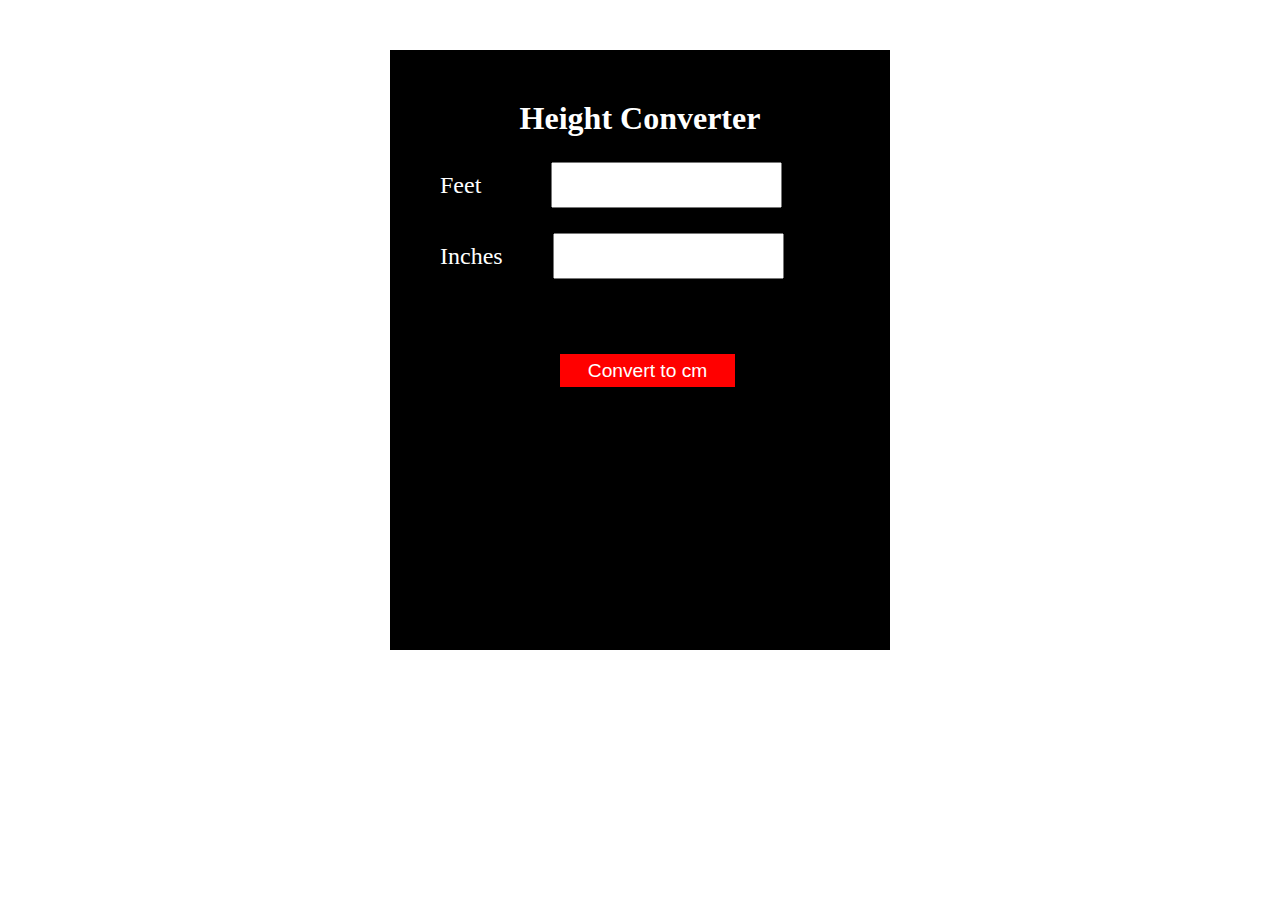
<file: height.html>
<!DOCTYPE html>
<html lang="en">
<head>
    <meta charset="UTF-8">
    <meta name="viewport" content="width=device-width, initial-scale=1.0">
    <meta http-equiv="X-UA-Compatible" content="ie=edge">
    <link rel="stylesheet" href="height.css">
    <title>Height Converter</title>
</head>
<body>
    <form action="" id="calculator">
        <h1>Height Converter</h1>
        <div class="row">
        <label for="feet">Feet</label><input id="feet"><br>
        </div>
        <div class="row">
        <label for="inches">Inches</label><input id="inches"><br>
        </div>
        <div class="row">
        <input id="button" type="submit" value="Convert to cm">
        </div>
        <div id="results"></div>
    </form>
    <script src="height.js"></script>
</body>
</html>
</file>
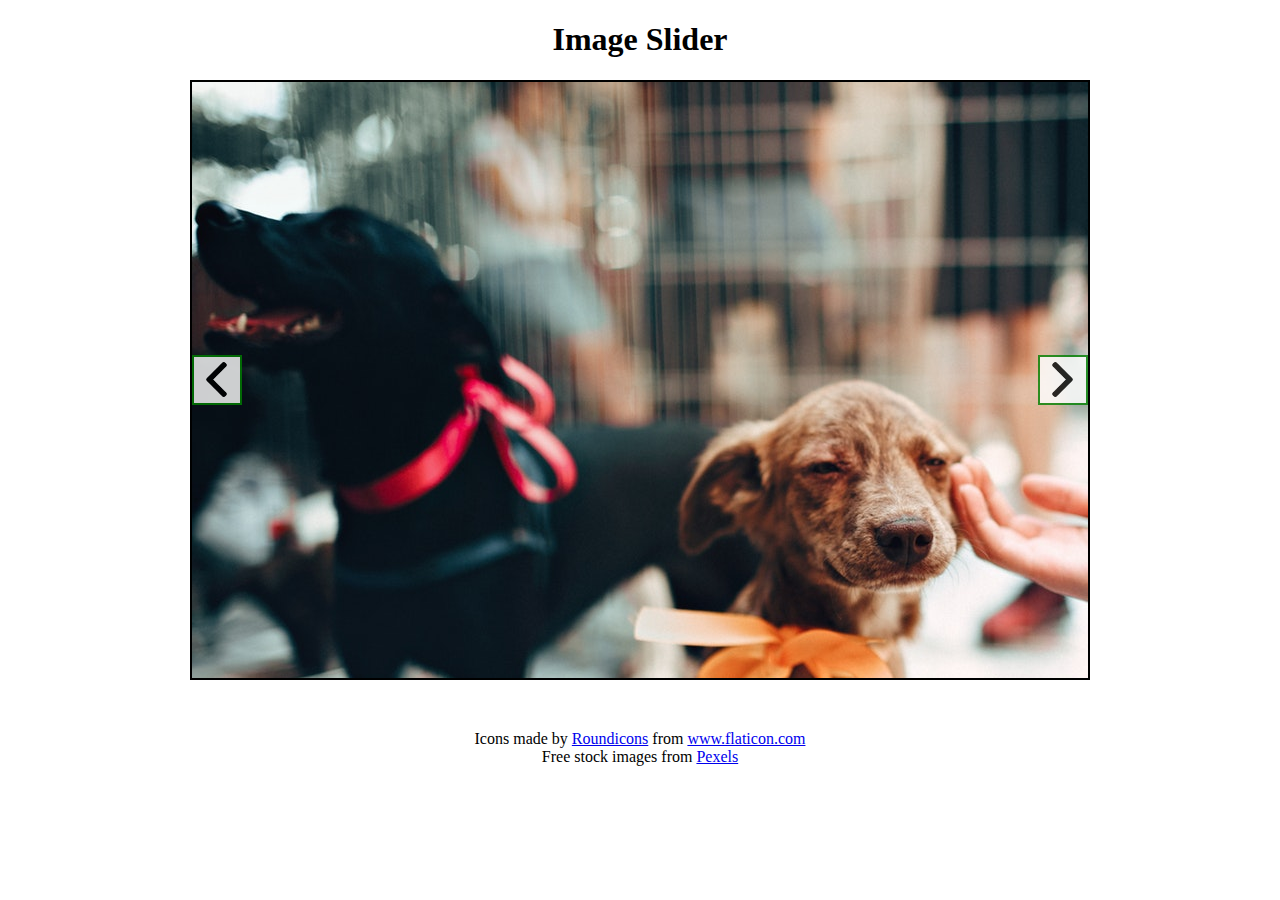
<file: imageslider.html>
<!DOCTYPE html>
<html lang="en">
<head>
    <meta charset="UTF-8">
    <meta name="viewport" content="width=device-width, initial-scale=1.0">
    <meta http-equiv="X-UA-Compatible" content="ie=edge">
    <link rel="stylesheet" href="slider.css">
    <title>JavaScript Image Slider</title>
</head>
<body>
    <h1>Image Slider</h1>
    <div id="canvas">
        <div class="arrow" ><img id="left" src="left-arrow.png" class="image"></div>
        <div class="arrow" ><img id="right" src="right-arrow.png" class="image"></div>
    </div>
    <script src="slider.js"></script>
</body>
<footer>
<div>Icons made by <a href="https://www.flaticon.com/authors/roundicons" title="Roundicons">Roundicons</a> from <a href="https://www.flaticon.com/"         title="Flaticon">www.flaticon.com</a>
</div>
<div>
    Free stock images from <a href="https://www.pexels.com">Pexels</a></div>
</div>
</footer>
</html>
</file>
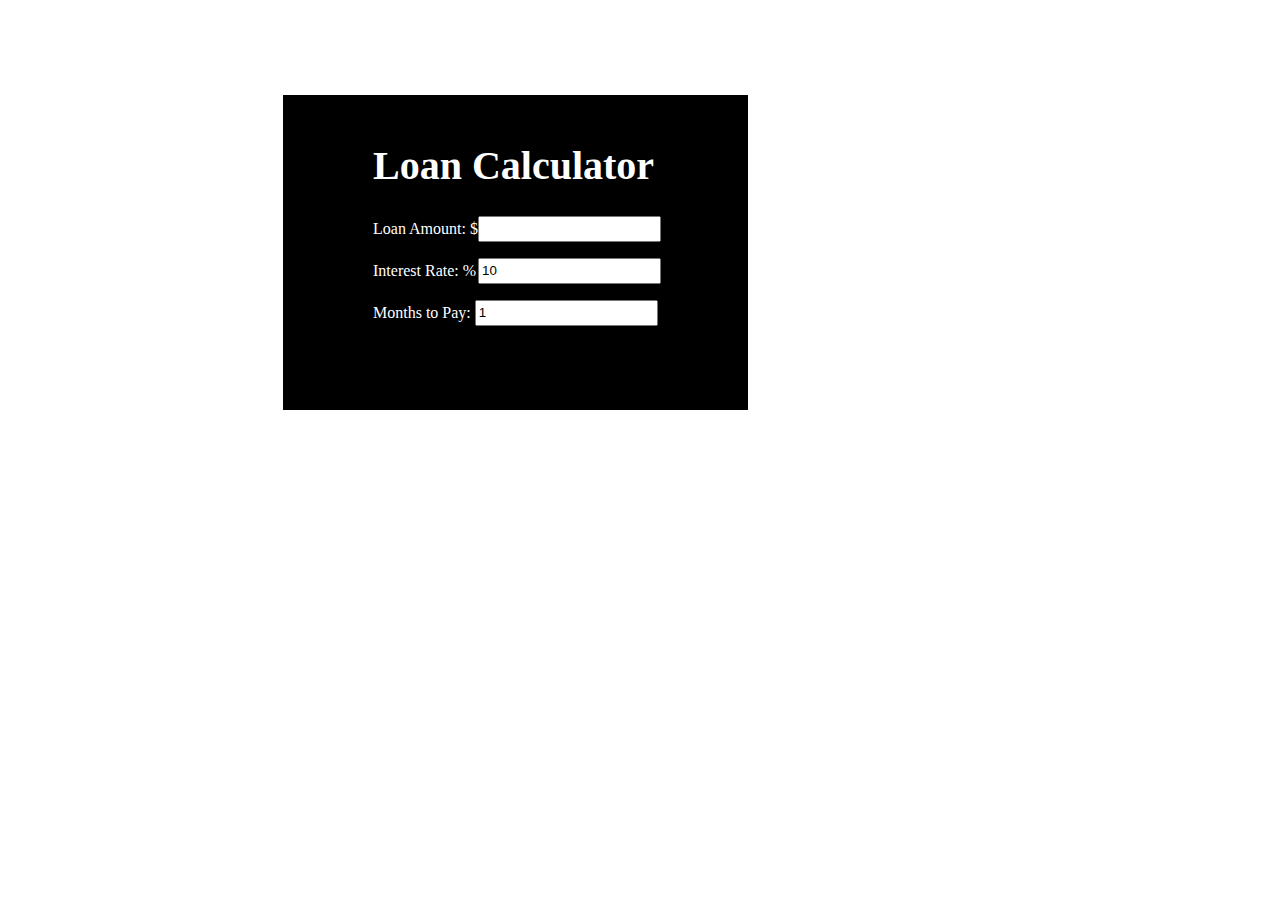
<file: mortgage.html>
<!DOCTYPE html>
<html lang="en">
<head>
    <meta charset="UTF-8">
    <meta name="viewport" content="width=device-width, initial-scale=1.0">
    <meta http-equiv="X-UA-Compatible" content="ie=edge">
    <link rel="stylesheet" href="loancalculator.css">
    <title>Mortgage Loan Calculator</title>
</head>
<body>
    <div id="loancal">
        <h1>Loan Calculator</h1>
        <p>Loan Amount: $<input id="amount" type="number" min="1" max="5000000" onchange="computeLoan()"></p>
        <p>Interest Rate: %<input id="interest_rate" min="0" max="100" value="10" step=".1" onchange="computeLoan()"></p>
        <p>Months to Pay: <input id="months" type="number" min="1" max="300" value="1" step="1" onchange="computeLoan()"></p>
        <h2 id="payment"></h2>
    </div>
    <script src="loancalculator.js"></script>
</body>
</html>
</file>
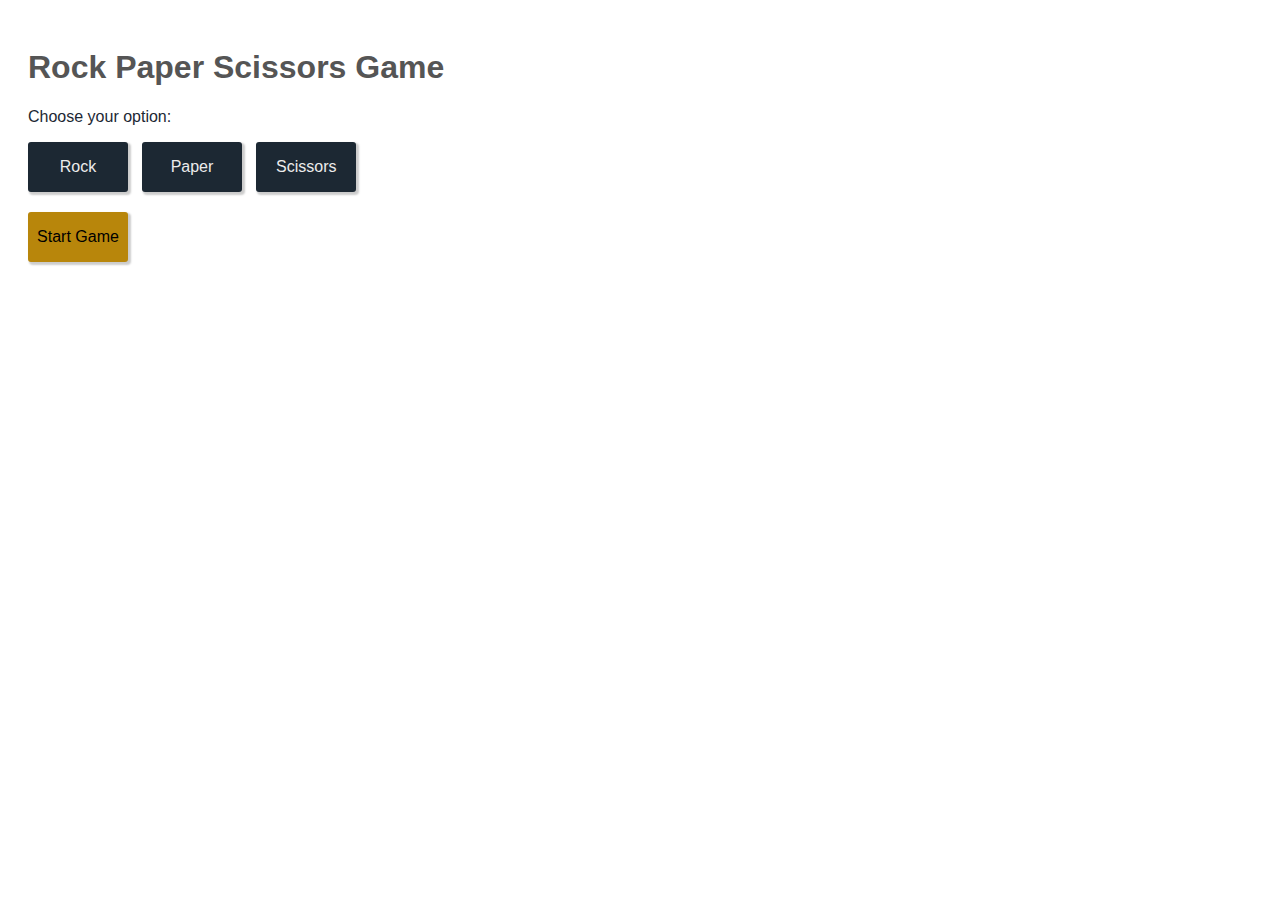
<file: rockpaper.html>
<!DOCTYPE html>
<html>
<head>
  <meta charset="utf-8">
  <title>Rock Paper Scissors Game</title>
  <link rel="stylesheet" href="rock.css">
</head>
<body>
  <h1>Rock Paper Scissors Game</h1>
  <p>Choose your option:</p>
  <div id="buttons">
    <button id="rock">Rock</button>
    <button id="paper">Paper</button>
    <button id="scissors">Scissors</button>
  </div>
  <p id="userChoice"></p>
  <button id="startGame">Start Game</button>
  <p id="results"></p>
  <script src="main.js"></script>
</body>
</html>
</file>
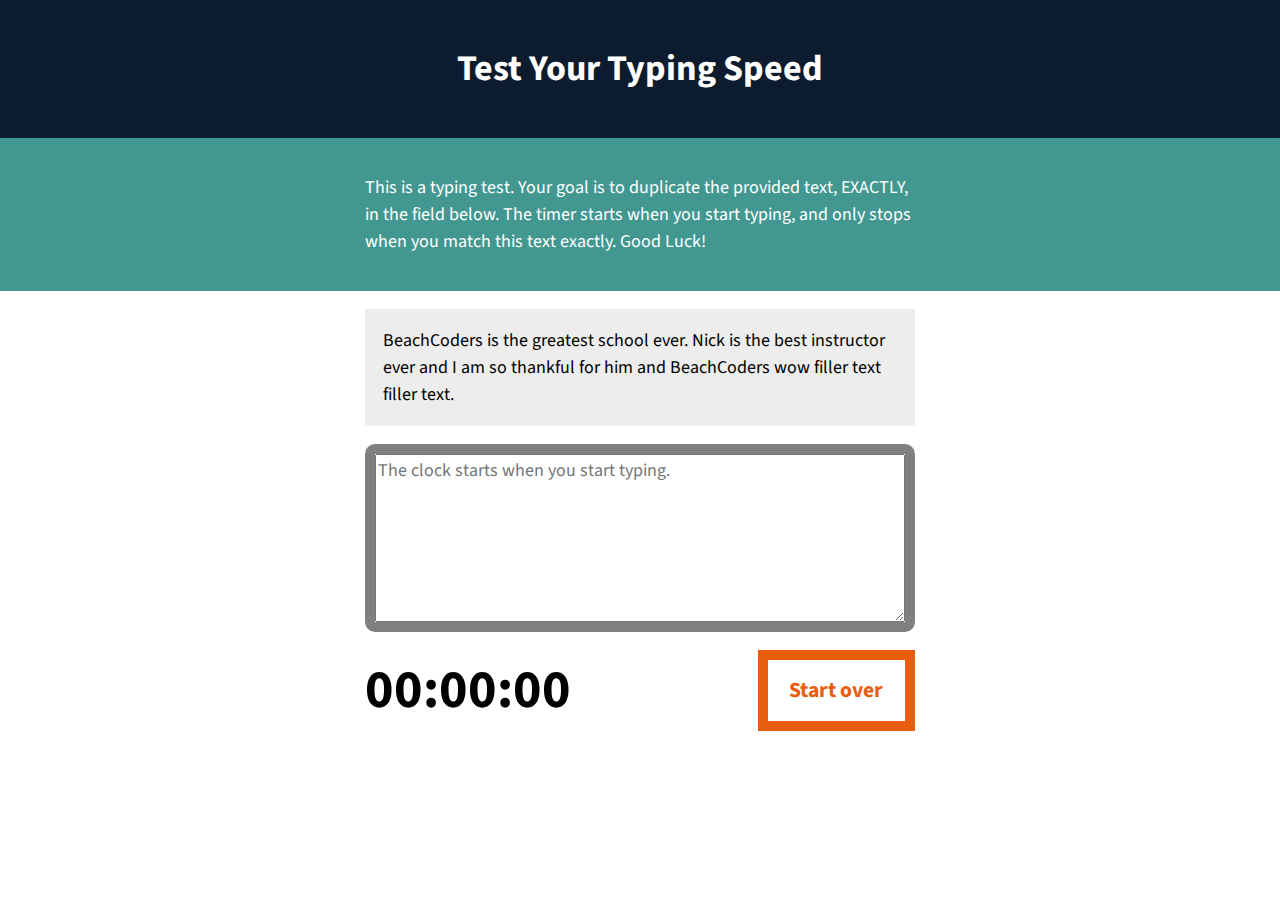
<file: typing.html>
<!DOCTYPE html>
<html lang="en-US">

<head>
    <meta charset="UTF-8">
    <meta name="viewport" content="width=device-width, initial-scale=1">
    <title>JS Typing Speed Test</title>
    <script src="typing.js" async></script>
    <link rel="stylesheet" href="//fonts.googleapis.com/css?family=Source+Sans+Pro:400,400i,700,700i,900,900i" type="text/css" media="all">
    <link rel="stylesheet" href="typing.css">
</head>

<body>
    <header class="masthead">
        <h1>Test Your Typing Speed</h1>
    </header>
    <main class="main">
        <article class="intro">
            <p>This is a typing test. Your goal is to duplicate the provided text, EXACTLY, in the field below. The timer starts when you start typing, and only stops when you match this text exactly. Good Luck!</p>
        </article><!-- .intro -->
        <section class="test-area">
            <div id="origin-text">
                <p>BeachCoders is the greatest school ever. Nick is the best instructor ever and I am so thankful for him and BeachCoders wow filler text filler text.</p>
            </div><!-- #origin-text -->

            <div class="test-wrapper">
                <textarea id="test-area" name="textarea" rows="6" placeholder="The clock starts when you start typing."></textarea>
            </div><!-- .test-wrapper -->

            <div class="meta">
                <section id="clock">
                    <div class="timer">00:00:00</div>
                </section>

                <button id="reset">Start over</button>
            </div><!-- .meta -->
        </section><!-- .test-area -->
    </main>

</body>

</html>
</file>
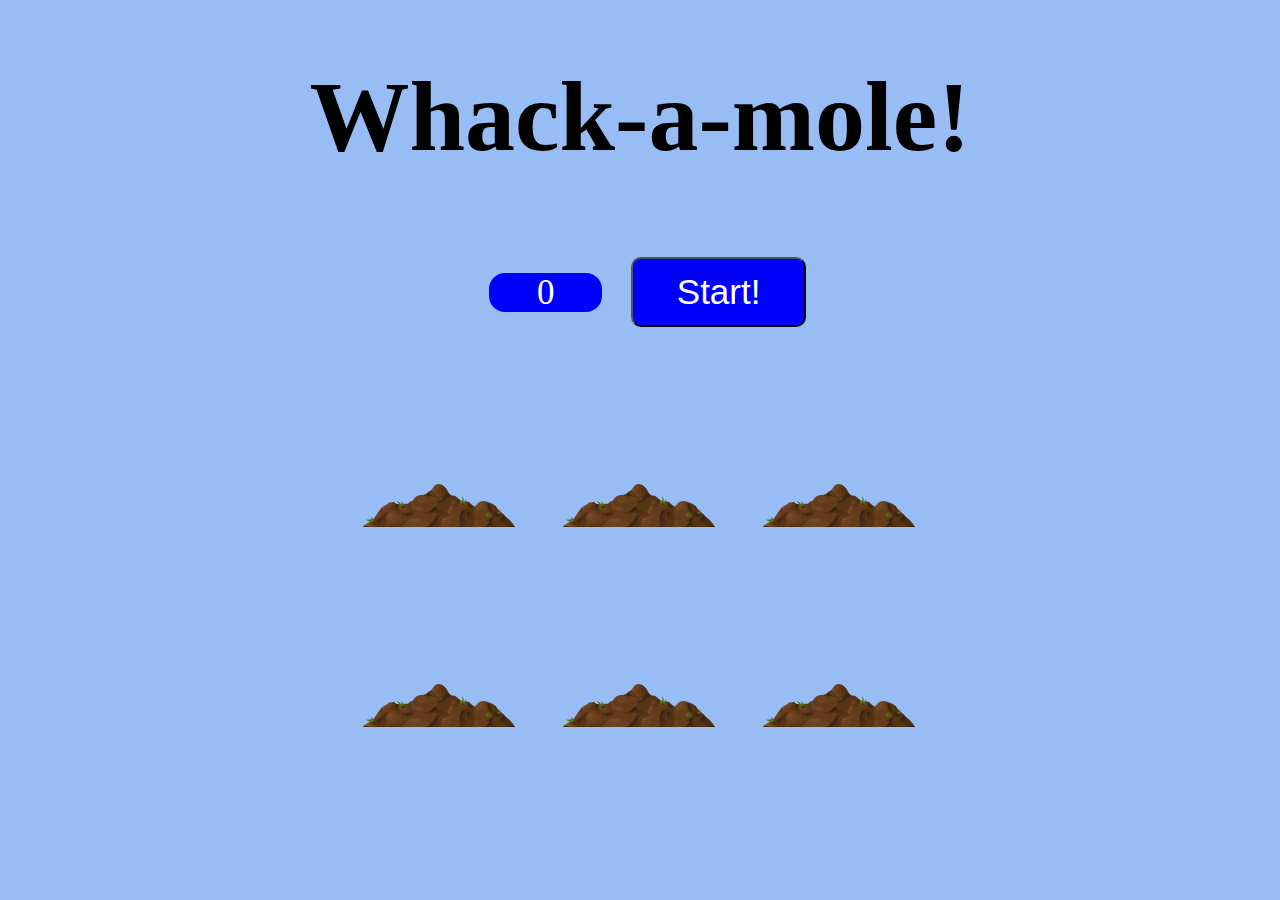
<file: whack.html>
<!DOCTYPE html>
<html lang="en">

<head>
    <meta charset="UTF-8">
    <meta name="viewport" content="width=device-width, initial-scale=1.0">
    <meta http-equiv="X-UA-Compatible" content="ie=edge">
    <link rel="stylesheet" href="styles.css">
    <title>Whack a Mole!</title>
</head>

<body>
    <h1>Whack-a-mole!</h1><span class="score">0</span>
    <button onClick="startGame()">Start!</button>

    <div class="game">
        <div class="hole hole1">
            <div class="mole"></div>
        </div>

        <div class="hole hole2">
            <div class="mole"></div>
        </div>

        <div class="hole hole3">
            <div class="mole"></div>
        </div>

        <div class="hole hole4">
            <div class="mole"></div>
        </div>

        <div class="hole hole5">
            <div class="mole"></div>
        </div>

        <div class="hole hole6">
            <div class="mole"></div>
        </div>

    </div>
    <script src="script.js"></script>
</body>

</html>
</file>
<file: height.css>
form{
    margin: 50px auto;
    width: 500px;
    height: 600px;
    background-color: black;
}

label {
    width: 150px;
    color: white;
    margin:  25px 50px 25px 0px;
    font-size: 1.5em;
    
}

input#feet{
    height: 40px;
    width: 200px;
    padding-left: 25px;
    margin-left: 20px;
    font-size: 1.5em;
    
}

input#inches{
    height: 40px;
    width: 200px;
    padding-left: 25px;
    font-size: 1.5em;
    
}

h1{
    text-align: center;
    color: white;
    padding-top: 50px;
}

.row{
    width: 400px;
    text-align: left;
    margin: 25px auto;
}

#button{
    background-color: red;
    border: none;
    color: white;
    width: 175px;
    padding: 5px 15px;
    line-height: 1.2em;
    font-size: 1.2em;
    text-align: center;
    margin: 50px 120px;
}

#results{
    color: yellow;
    font-size: 2.5em;
    text-align: center;
}
</file>
<file: slider.css>
h1{
    text-align: center;
}

#canvas {
    position: relative; 
    height: 600px;
    width: 900px;
    border: 2px solid black;
    margin: auto;
    box-sizing: border-box;
    display: flex;
    justify-content: space-between;
    align-items: center;
}

.arrow{
    position: relative; 
    z-index: 1;
    width: 50px;
    height: 50px;
    border: 2px solid green;
    padding: 5px;
    box-sizing: border-box;
    background: white;
    opacity: .8;

}

.image{
    width: 35px;
    height: 35px;
}

.arrow:hover{
    background-color: green;
}

footer{
    margin-top: 50px;
    text-align: center;
}
</file>
<file: loancalculator.css>
#loancal {
    width: 375px;
    height: 295px;
    background-color:#000;
    color: #fff;
    margin-left: 275px;
    margin-top: 95px;
    padding-left: 90px;
    padding-top: 20px;
}

#months, #amount, #interest_rate{
    width: 175px;
    height: 20px;

}

#interest_rate {
    margin-left: 2px;
}

h1 {
    font-size:40px;
}
</file>
<file: rock.css>
body {
  padding: 20px;
  color: #ececec;
}

h1, p {
  font-family: Arial, sans-serif;
}

h1 {
  color: #555555;
}

#rock, #paper, #scissors {
  width: 100px;
  height: 50px;
  font-size: 16px;
  background-color: #1C2833;
  border-radius: 3px;
  border: none;
  color: #ececec;
  padding-left: 20px;
  padding-right: 20px;
  margin-right: 10px;
  box-shadow: 2px 2px 2px 1px rgba(0, 0, 0, .2);
}

#startGame {
  background-color: #B8860B;
  width: 100px;
  height: 50px;
  font-size: 16px;
  border-radius: 3px;
  border: none;
  box-shadow: 2px 2px 2px 1px rgba(0, 0, 0, .2);
}

div {
  margin-bottom: 20px;
}

p {
  color: #1C2833;
}
</file>
<file: typing.css>
/*--------------------------------------------------------------
Typography
--------------------------------------------------------------*/

body,
button,
input,
select,
textarea {
	font-family: 'Source Sans Pro', 'Helvetica', Arial, sans-serif;
	font-size: 18px;
	line-height: 1.5;
}

h1,
h2,
h3,
h4,
h5,
h6 {
	clear: both;
}

p {
	margin-bottom: 1.5em;
}

b,
strong {
	font-weight: bold;
}

dfn,
cite,
em,
i {
	font-style: italic;
}

blockquote {
	margin: 0 1.5em;
}

address {
	margin: 0 0 1.5em;
}

pre {
	background: #eee;
	font-family: "Courier 10 Pitch", Courier, monospace;
	font-size: 15px;
	font-size: 1.5rem;
	line-height: 1.6;
	margin-bottom: 1.6em;
	max-width: 100%;
	overflow: auto;
	padding: 1.6em;
}

code,
kbd,
tt,
var {
	font: 15px Monaco, Consolas, "Andale Mono", "DejaVu Sans Mono", monospace;
}

abbr,
acronym {
	border-bottom: 1px dotted #666;
	cursor: help;
}

mark,
ins {
	background: #fff9c0;
	text-decoration: none;
}

sup,
sub {
	font-size: 75%;
	height: 0;
	line-height: 0;
	position: relative;
	vertical-align: baseline;
}

sup {
	bottom: 1ex;
}

sub {
	top: .5ex;
}

small {
	font-size: 75%;
}

big {
	font-size: 125%;
}

/*--------------------------------------------------------------
Layout
--------------------------------------------------------------*/
body {
    margin: 0;
    padding: 0;
}

.masthead {
    padding: 1em 2em;
    background-color: #0D1B2E;
    color: white;
}

.masthead h1 {
    text-align: center;
}

.intro {
    padding: 2em 2em;
    color: #ffffff;
    background: #429890;
}


.intro p,
.test-area {
    margin: 0 auto;
    max-width: 550px;
}

.test-area {
    margin-bottom: 4em;
    padding: 0 2em;
}

.test-wrapper {
    border: 10px solid grey;
    border-radius: 10px;
}

#origin-text {
    margin: 1em 0;
    padding: 1em 1em 0;
    background-color: #ededed;
}

#origin-text p {
    margin: 0;
    padding-bottom: 1em;
}

.test-wrapper {
    height: 200%;
    display: flex;
}

.test-wrapper textarea {
    flex: 1;
}

.meta {
    margin-top: 1em;
    display: flex;
    justify-content: space-between;
    flex-wrap: wrap;
}

.timer {
    font-size: 3em;
    font-weight: bold;
}

#reset {
    padding: .5em 1em;
    font-size: 1.2em;
    font-weight: bold;
    color: #E95D0F;
    background: white ;
    border: 10px solid #E95D0F;
}

#reset:hover {
    color: white;
    background-color: #E95D0F;
}
</file>
<file: styles.css>
html {
    font-size: 35px;
    background: #98BCF4;
}

body {
    padding: 0;
    margin: 0;
    text-align: center;
}

h1 {
    text-align: center;
    font-size: 100px;
    line-height: 1;
    margin-bottom: 0;
}

.score {
    background:blue;
    padding: 0 48px;
    line-height: 1;
    border-radius: 16px;
    color: #fff;
    margin-left: 15px;
}

.game {
    width: 600px;
    height: 400px;
    display:flex;
    flex-wrap:wrap;
    margin: 0 auto;
    
}

.hole{
    flex: 1 0 33.33%;
    overflow: hidden;
    position: relative;
}

.hole:after{
    display:block;
    background: url(dirt.png) bottom center no-repeat;
    background-size:contain;
    content: '';
    width: 100%;
    height: 90px;
    position: absolute;
    z-index: 2;
    bottom: -30px;
}

.mole {
    background: url('mole.png') bottom center no-repeat;
    background-size: 80%;
    position: absolute;
    top: 100%;
    width: 100%;
    height: 100%;
    transition: all 0.4s;
}

.hole.up .mole{
    top:0;
}

button{
    width:175px;
    font-size: 35px;
    height: 70px;
    color: #fff;
    background-color: blue;
    border-radius: 10px;
    margin-left: 20px;
    margin-top: 90px;
}

@media (min-width: 667px) and (max-width: 1024px){
    
    h1 {
        display: none;
    }
    .score {
    background:blue;
    padding: 0 12px;
    line-height: 1;
    border-radius: 16px;
    color: #fff;
    font-size: 40px;
    margin-left: 20px;
}

    .hole.up .mole{
        top:17px;
    }
}

@media (max-width: 667px){

    .game {
        width: 667px;
        height: 300px;
        display:flex;
        flex-wrap:wrap;
        margin: 0 auto;
    }

    .score{
        width:35px;
        font-size: 15px;
        height: 40px;
        color: #fff;
        background-color: blue;
        border-radius: 10px;
        margin-left: 10px;
        margin-top: 10px;
        padding: 5px;
        }

        button{
            margin: 10px 10px 10px 10px;
            height: 40px;
            width: 75px;
            font-size: 15px;
        }

    .hole:after{
        display:block;
        background: url(dirt.png) bottom center no-repeat;
        background-size:contain;
        content: '';
        max-width: 70%;
        height: 60px;
        position: absolute;
        z-index: 2;
        bottom: -30px;
    }

    .mole {
        background: url('mole.png') bottom center no-repeat;
        background-size: 60%;
        position: absolute;
        top: 100%;
        max-width: 70%;
        height: 70%;
        transition: all 0.4s;
    }

    .hole.up .mole{
        top:50px;
    }
}
</file>
